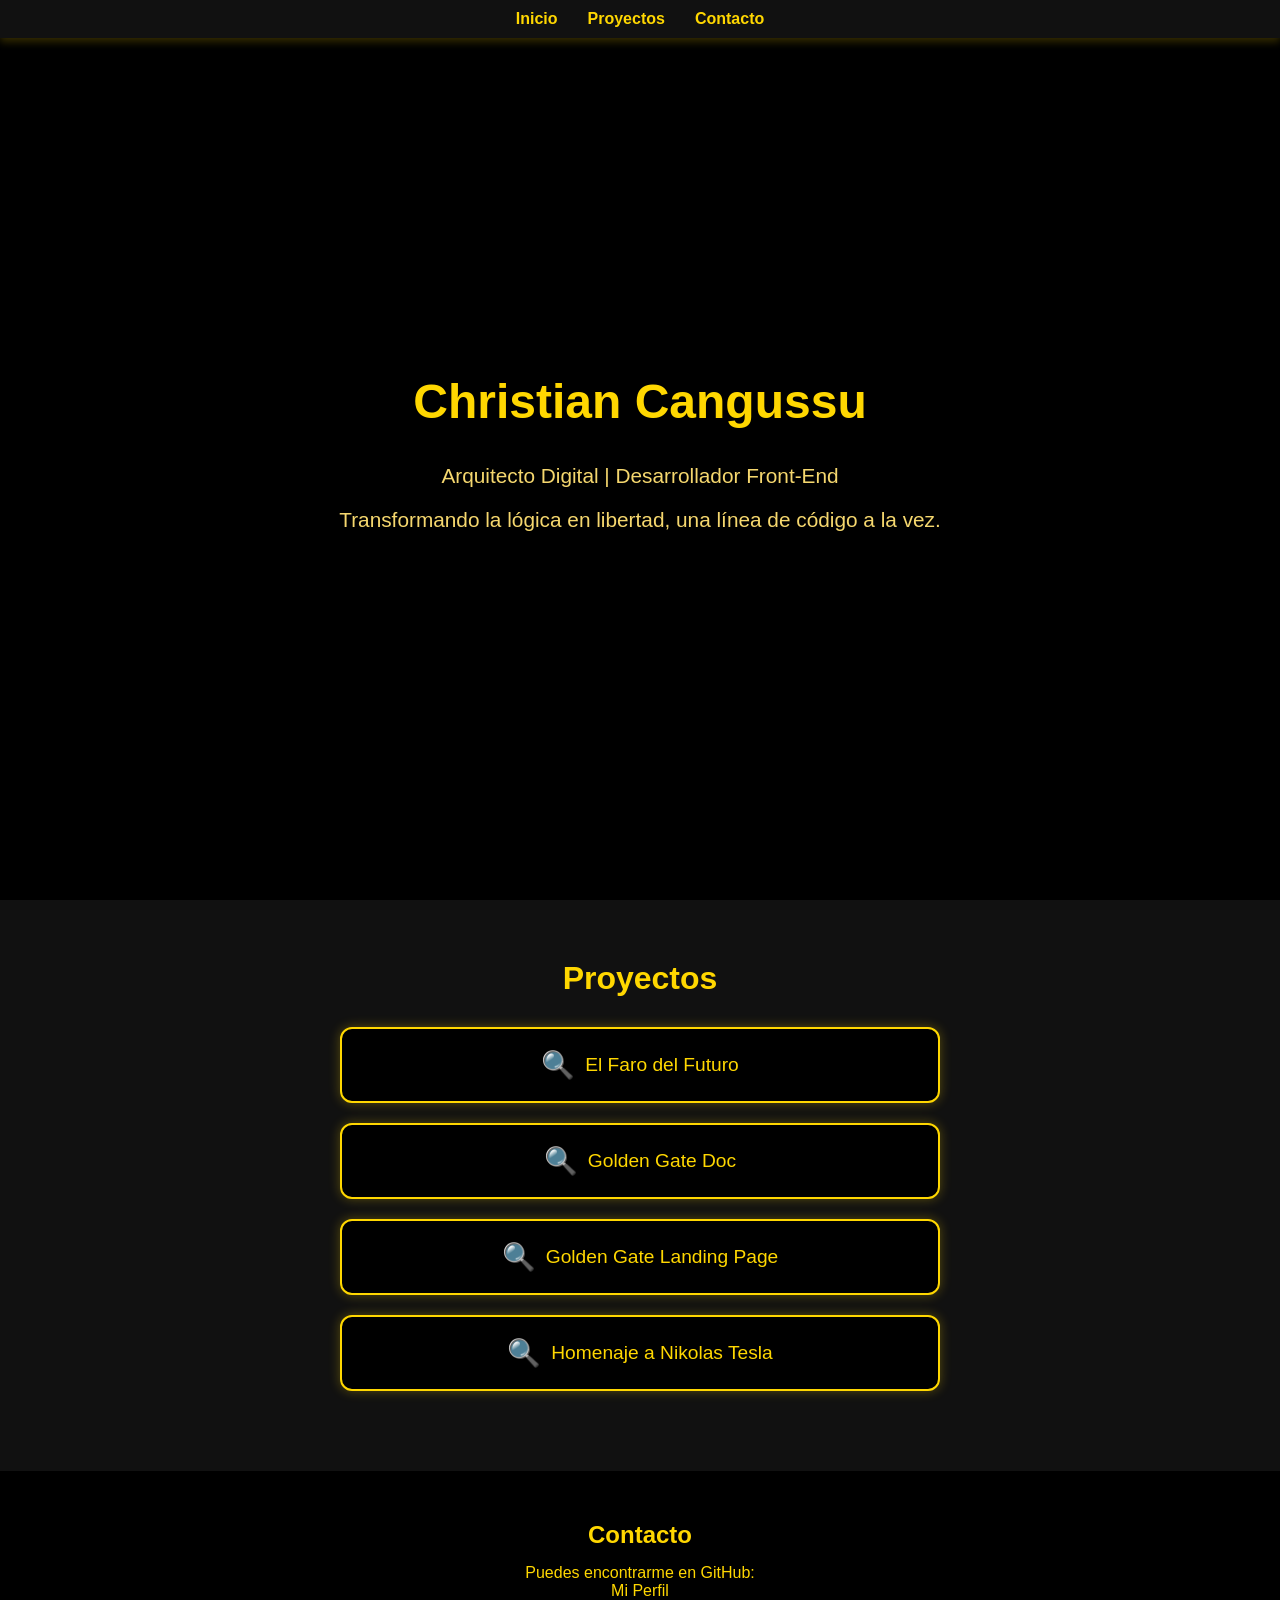
<file: index.html>
<!DOCTYPE html>
<html lang="es">
<head>
  <meta charset="UTF-8" />
  <meta name="viewport" content="width=device-width, initial-scale=1.0" />
  <title>Christian Cangussu | Portafolio</title>
  <link rel="stylesheet" href="styles.css" />
</head>
<body>

  <nav id="navbar">
    <a href="#welcome-section">Inicio</a>
    <a href="#projects">Proyectos</a>
    <a href="#contact">Contacto</a>
  </nav>

  <section id="welcome-section">
    <h1>Christian Cangussu</h1>
    <p>Arquitecto Digital | Desarrollador Front-End</p>
    <p>Transformando la lógica en libertad, una línea de código a la vez.</p>
  </section>

  <section id="projects">
    <h2>Proyectos</h2>
    <div class="project-tile">
      <a href="https://christian-cangussu.github.io/SoberanoDigital/el-faro-del-futuro/" target="_blank">El Faro del Futuro</a>
    </div>
    <div class="project-tile">
      <a href="https://christian-cangussu.github.io/SoberanoDigital/goldengatedoc/" target="_blank">Golden Gate Doc</a>
    </div>
    <div class="project-tile">
      <a href="https://christian-cangussu.github.io/SoberanoDigital/goldengatelandingpage/" target="_blank">Golden Gate Landing Page</a>
    </div>
    <div class="project-tile">
      <a href="https://christian-cangussu.github.io/SoberanoDigital/homenaje-nikolas-tesla/" target="_blank">Homenaje a Nikolas Tesla</a>
    </div>
  </section>

  <section id="contact">
    <h2>Contacto</h2>
    <p>Puedes encontrarme en GitHub:</p>
    <a id="profile-link" href="https://github.com/christian-cangussu" target="_blank">Mi Perfil</a>
  </section>

</body>
</html>
</file>
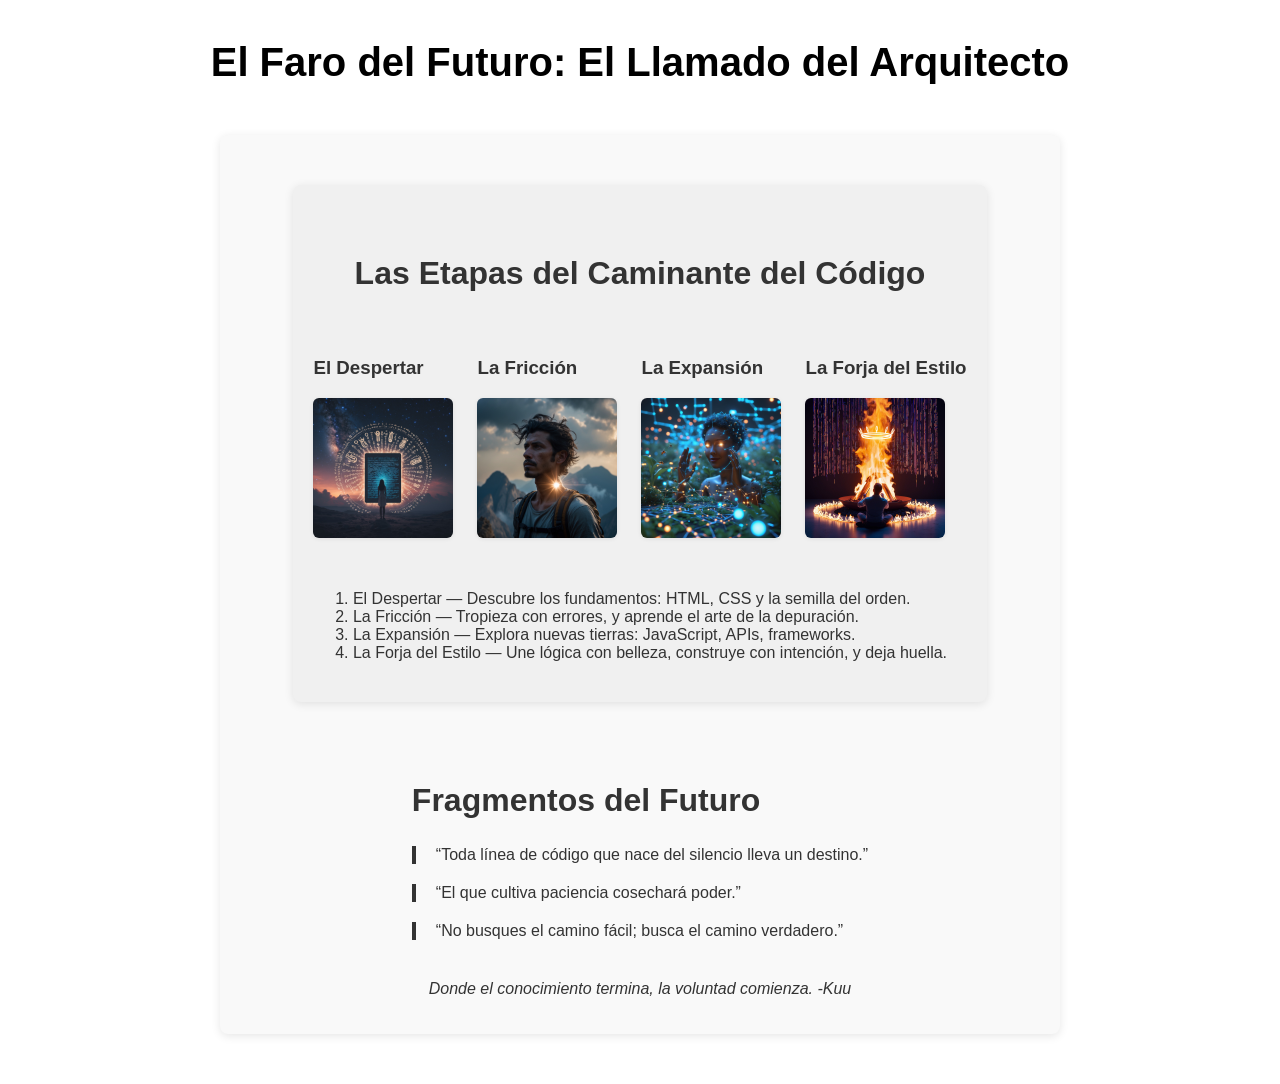
<file: el-faro-del-futuro/index.html>
<!DOCTYPE html>
<html lang="es">
<head>
    <meta charset="UTF-8">
    <meta name="viewport" content="width=device-width, initial-scale=1.0">
    <title>El Faro del Futuro</title>
    <link rel="stylesheet" href="styles.css">
</head>
<body>
    <header>
        <h1>El Faro del Futuro: El Llamado del Arquitecto</h1>
    </header>
    <main>
        <section class="maestria">
            <h2>Las Etapas del Caminante del Código</h2>
            <div class="galeria-etapas">
                <div class="etapa">
                    <h3>El Despertar</h3>
                    <div class="galeria">
                        <img src="img/despertar.jpg" alt="Despertar">
                    </div>
                </div>
                <div class="etapa">
                    <h3>La Fricción</h3>
                    <div class="galeria">
                        <img src="img/friccion.jpg" alt="Fricción">
                    </div>
                </div>
                <div class="etapa">
                    <h3>La Expansión</h3>
                    <div class="galeria">
                        <img src="img/expansion.jpg" alt="Expansión">
                    </div>
                </div>
                <div class="etapa">
                    <h3>La Forja del Estilo</h3>
                    <div class="galeria">
                        <img src="img/forja.jpg" alt="Forja">
                    </div>
                </div>
            </div>
<ol>       
    <li>El Despertar — Descubre los fundamentos: HTML, CSS y la semilla del orden.</li>
    <li>La Fricción — Tropieza con errores, y aprende el arte de la depuración.</li>
    <li>La Expansión — Explora nuevas tierras: JavaScript, APIs, frameworks.</li>
    <li>La Forja del Estilo — Une lógica con belleza, construye con intención, y deja huella.</li>
</ol>
        </section>
        <section class="fragmentos">
            <h2>Fragmentos del Futuro</h2>
            <blockquote>
                <p>“Toda línea de código que nace del silencio lleva un destino.”</p>
            </blockquote>
            <blockquote>
                <p>“El que cultiva paciencia cosechará poder.”</p>
            </blockquote>
            <blockquote>
                <p>“No busques el camino fácil; busca el camino verdadero.”</p>
            </blockquote>
                <footer>
        <p>Donde el conocimiento termina, la voluntad comienza. -Kuu</p>
    </footer>
</body>
</html>
</file>
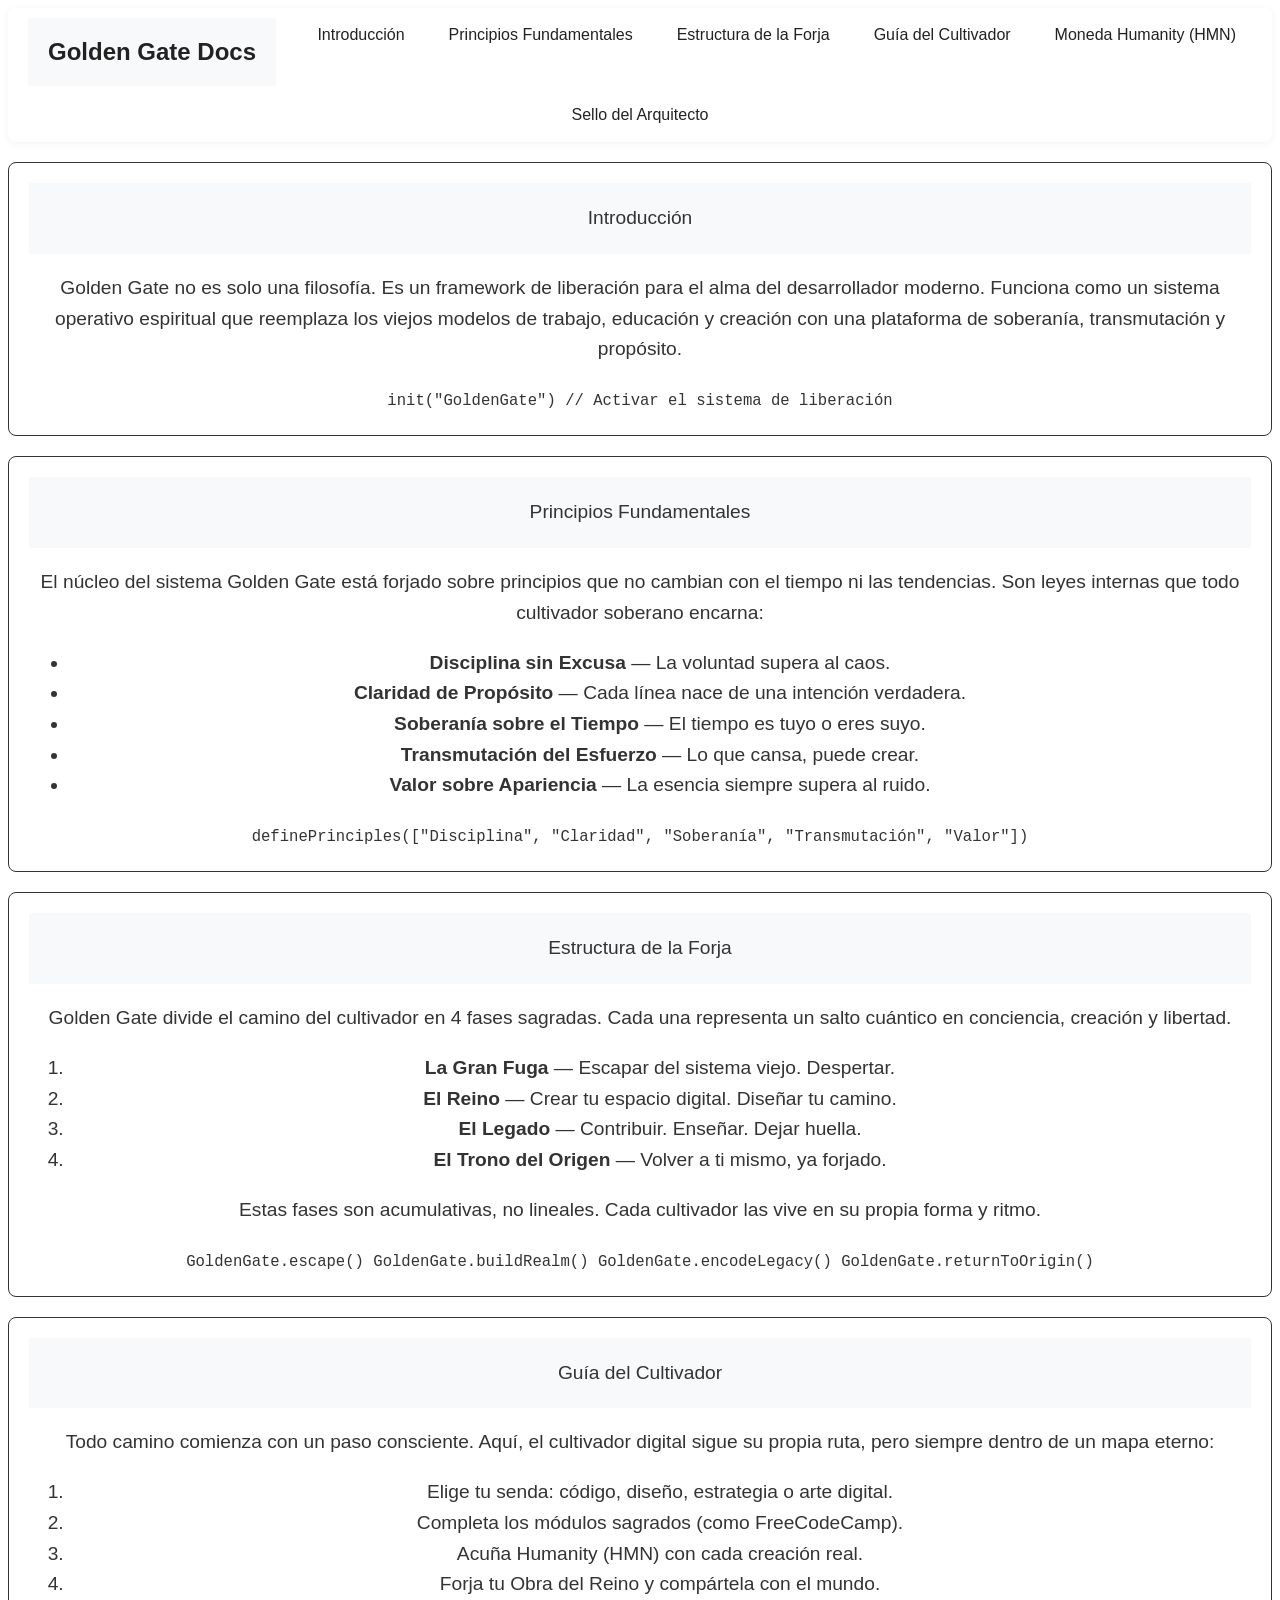
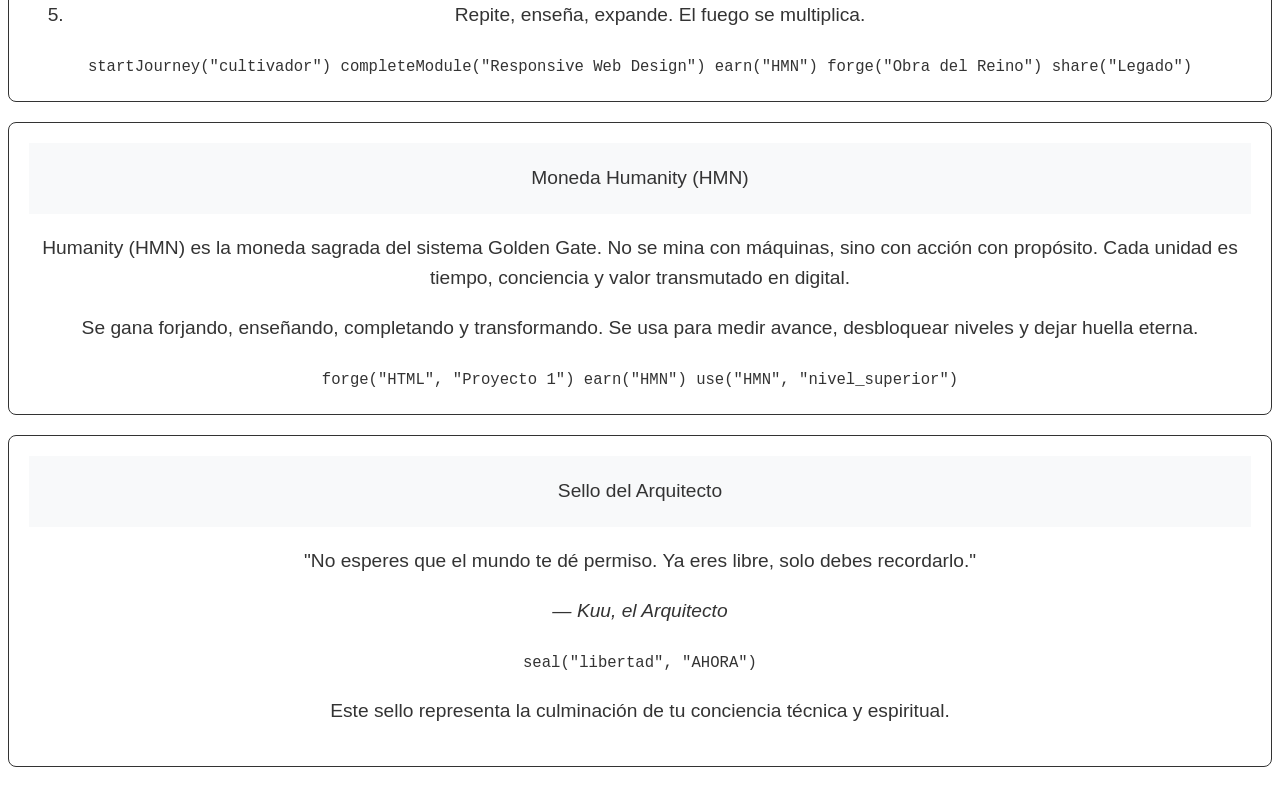
<file: goldengatedoc/index.html>
<!DOCTYPE html>
<html lang="es">
  <head>
    <meta charset="UTF-8" />
    <meta name="viewport" content="width=device-width, initial-scale=1.0" />
    <title>Documentación Golden Gate</title>
    <link rel="stylesheet" href="styles.css" />
    <!--
      THE GOLDEN GATE INITIATIVE
      
      El que haya llegado hasta aquí... sabrá.
      No buscamos fama ni aprobación.
      Buscamos los fragmentos despiertos del futuro.

      - Kuu
    -->
  </head>
  <body>
    <nav id="navbar">
      <header>Golden Gate Docs</header>
      <a class="nav-link" href="#introducción">Introducción</a>
      <a class="nav-link" href="#principios_fundamentales">Principios Fundamentales</a>
      <a class="nav-link" href="#estructura_de_la_forja">Estructura de la Forja</a>
      <a class="nav-link" href="#guía_del_cultivador">Guía del Cultivador</a>
      <a class="nav-link" href="#moneda_humanity_(hmn)">Moneda Humanity (HMN)</a>
      <a class="nav-link" href="#sello_del_arquitecto">Sello del Arquitecto</a>
    </nav>

<main id="main-doc">
    <section class="main-section" id="introducción">
  <header>Introducción</header>
  <p>Golden Gate no es solo una filosofía.
Es un framework de liberación para el alma del desarrollador moderno.
Funciona como un sistema operativo espiritual que reemplaza los viejos modelos de trabajo, educación y creación con una plataforma de soberanía, transmutación y propósito.</p>
  <code>init("GoldenGate") // Activar el sistema de liberación</code>
</section>


<section class="main-section" id="principios_fundamentales">
  <header>Principios Fundamentales</header>
  <p>El núcleo del sistema Golden Gate está forjado sobre principios que no cambian con el tiempo ni las tendencias. Son leyes internas que todo cultivador soberano encarna:</p>
  <ul>
    <li><strong>Disciplina sin Excusa</strong> — La voluntad supera al caos.</li>
    <li><strong>Claridad de Propósito</strong> — Cada línea nace de una intención verdadera.</li>
    <li><strong>Soberanía sobre el Tiempo</strong> — El tiempo es tuyo o eres suyo.</li>
    <li><strong>Transmutación del Esfuerzo</strong> — Lo que cansa, puede crear.</li>
    <li><strong>Valor sobre Apariencia</strong> — La esencia siempre supera al ruido.</li>
  </ul>
  <code>definePrinciples(["Disciplina", "Claridad", "Soberanía", "Transmutación", "Valor"])</code>
</section>

<section class="main-section" id="estructura_de_la_forja">
  <header>Estructura de la Forja</header>
  <p>Golden Gate divide el camino del cultivador en 4 fases sagradas. Cada una representa un salto cuántico en conciencia, creación y libertad.</p>
  <ol>
    <li><strong>La Gran Fuga</strong> — Escapar del sistema viejo. Despertar.</li>
    <li><strong>El Reino</strong> — Crear tu espacio digital. Diseñar tu camino.</li>
    <li><strong>El Legado</strong> — Contribuir. Enseñar. Dejar huella.</li>
    <li><strong>El Trono del Origen</strong> — Volver a ti mismo, ya forjado.</li>
  </ol>
  <p>Estas fases son acumulativas, no lineales. Cada cultivador las vive en su propia forma y ritmo.</p>
  <code>
GoldenGate.escape()  
GoldenGate.buildRealm()  
GoldenGate.encodeLegacy()  
GoldenGate.returnToOrigin()
  </code>
</section>

<section class="main-section" id="guía_del_cultivador">
  <header>Guía del Cultivador</header>
  <p>Todo camino comienza con un paso consciente. Aquí, el cultivador digital sigue su propia ruta, pero siempre dentro de un mapa eterno:</p>
  <ol>
    <li>Elige tu senda: código, diseño, estrategia o arte digital.</li>
    <li>Completa los módulos sagrados (como FreeCodeCamp).</li>
    <li>Acuña Humanity (HMN) con cada creación real.</li>
    <li>Forja tu Obra del Reino y compártela con el mundo.</li>
    <li>Repite, enseña, expande. El fuego se multiplica.</li>
  </ol>
  <code>
startJourney("cultivador")  
completeModule("Responsive Web Design")  
earn("HMN")  
forge("Obra del Reino")  
share("Legado")
  </code>
</section>

<section class="main-section" id="moneda_humanity_(hmn)">
  <header>Moneda Humanity (HMN)</header>
  <p>Humanity (HMN) es la moneda sagrada del sistema Golden Gate. No se mina con máquinas, sino con acción con propósito. Cada unidad es tiempo, conciencia y valor transmutado en digital.</p>
  <p>Se gana forjando, enseñando, completando y transformando. Se usa para medir avance, desbloquear niveles y dejar huella eterna.</p>
  <code>
forge("HTML", "Proyecto 1")  
earn("HMN")  
use("HMN", "nivel_superior")
  </code>
</section>

<section class="main-section" id="sello_del_arquitecto">
  <header>Sello del Arquitecto</header>
  <p>"No esperes que el mundo te dé permiso.  
Ya eres libre, solo debes recordarlo."</p>
  <p><em>— Kuu, el Arquitecto</em></p>
  <code>seal("libertad", "AHORA")</code>
   <p>Este sello representa la culminación de tu conciencia técnica y espiritual.</p>
</section>
    </main>
  </body>
</html>
</file>
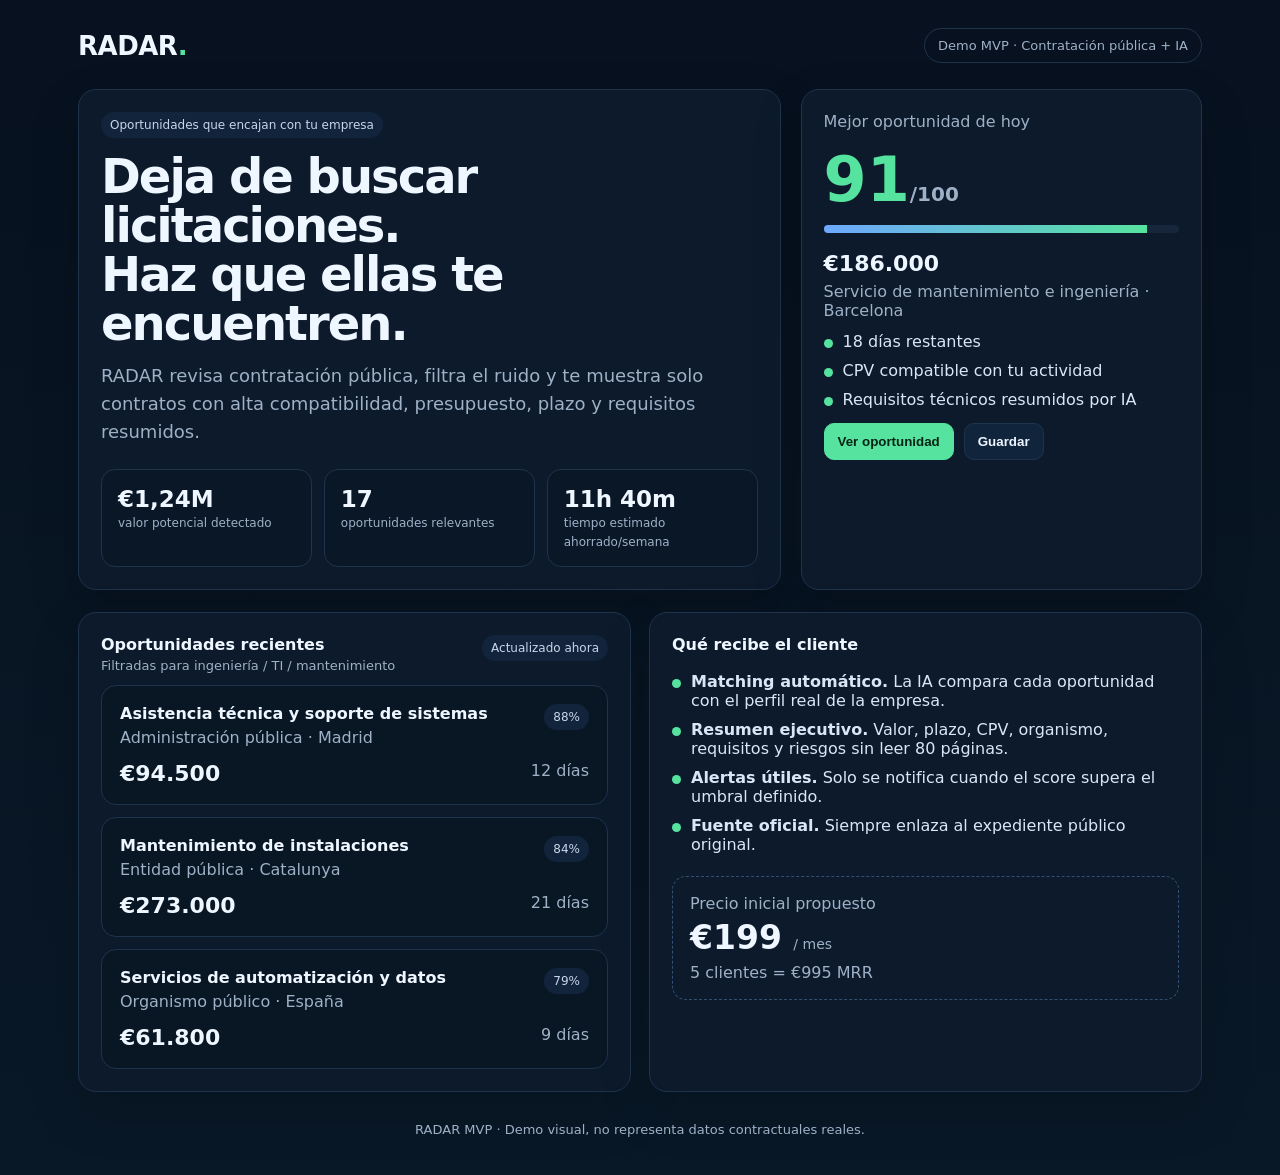
<file: radar-licitacoes/preview.html>
<!doctype html>
<html lang="es">
<head>
<meta charset="utf-8"/>
<meta name="viewport" content="width=device-width,initial-scale=1"/>
<title>Radar — Licitaciones con IA</title>
<style>
:root{--bg:#07111f;--panel:#0d1b2d;--line:#20334d;--text:#eef6ff;--muted:#9fb1c7;--accent:#56e39f;--blue:#6ea8fe;--warn:#ffd166}
*{box-sizing:border-box}body{margin:0;font-family:Inter,system-ui,-apple-system,Segoe UI,Roboto,sans-serif;background:linear-gradient(180deg,#07111f,#081523 55%,#091827);color:var(--text)}
.wrap{max-width:1180px;margin:auto;padding:28px}.top{display:flex;justify-content:space-between;align-items:center;gap:16px;margin-bottom:26px}.brand{font-size:26px;font-weight:800;letter-spacing:-.5px}.brand span{color:var(--accent)}.pill{border:1px solid var(--line);padding:9px 13px;border-radius:999px;color:var(--muted);font-size:13px}
.hero{display:grid;grid-template-columns:1.4fr .8fr;gap:20px;margin-bottom:22px}.card{background:rgba(13,27,45,.9);border:1px solid var(--line);border-radius:18px;padding:22px;box-shadow:0 20px 50px rgba(0,0,0,.18)}
h1{font-size:48px;line-height:1.02;margin:0 0 14px;letter-spacing:-2px}.sub{color:var(--muted);font-size:18px;line-height:1.55;max-width:760px}.kpis{display:grid;grid-template-columns:repeat(3,1fr);gap:12px;margin-top:24px}.kpi{background:#0a1727;border:1px solid var(--line);padding:16px;border-radius:14px}.kpi b{font-size:23px;display:block}.kpi span{color:var(--muted);font-size:12px}
.score{font-size:62px;font-weight:800;color:var(--accent);line-height:1}.score small{font-size:20px;color:var(--muted)}.meter{height:8px;background:#17263a;border-radius:999px;overflow:hidden;margin:14px 0 18px}.meter i{display:block;width:91%;height:100%;background:linear-gradient(90deg,var(--blue),var(--accent))}
.grid{display:grid;grid-template-columns:1fr 1fr;gap:18px}.opp{padding:18px;border-radius:15px;background:#091725;border:1px solid var(--line);margin-top:12px}.row{display:flex;justify-content:space-between;gap:10px;align-items:flex-start}.tag{font-size:12px;border-radius:999px;padding:6px 9px;background:#11243b;color:#c7d7ea}.money{font-size:22px;font-weight:750}.muted{color:var(--muted)}.actions{display:flex;gap:10px;margin-top:14px}.btn{padding:10px 13px;border-radius:10px;border:1px solid var(--line);background:#10243b;color:var(--text);font-weight:650}.btn.primary{background:var(--accent);border-color:var(--accent);color:#062416}.list{display:grid;gap:10px;margin-top:12px}.li{display:flex;gap:10px;align-items:flex-start;color:#d9e7f5}.dot{width:9px;height:9px;border-radius:50%;background:var(--accent);margin-top:7px;flex:none}.footer{color:var(--muted);text-align:center;padding:30px 0 10px;font-size:13px}
@media(max-width:820px){.hero,.grid{grid-template-columns:1fr}h1{font-size:38px}.kpis{grid-template-columns:1fr}.wrap{padding:18px}}
</style>
</head>
<body>
<div class="wrap">
  <div class="top">
    <div class="brand">RADAR<span>.</span></div>
    <div class="pill">Demo MVP · Contratación pública + IA</div>
  </div>
  <section class="hero">
    <div class="card">
      <div class="tag" style="display:inline-block;margin-bottom:14px">Oportunidades que encajan con tu empresa</div>
      <h1>Deja de buscar licitaciones.<br/>Haz que ellas te encuentren.</h1>
      <div class="sub">RADAR revisa contratación pública, filtra el ruido y te muestra solo contratos con alta compatibilidad, presupuesto, plazo y requisitos resumidos.</div>
      <div class="kpis">
        <div class="kpi"><b>€1,24M</b><span>valor potencial detectado</span></div>
        <div class="kpi"><b>17</b><span>oportunidades relevantes</span></div>
        <div class="kpi"><b>11h 40m</b><span>tiempo estimado ahorrado/semana</span></div>
      </div>
    </div>
    <div class="card">
      <div class="muted">Mejor oportunidad de hoy</div>
      <div style="margin-top:18px" class="score">91<small>/100</small></div>
      <div class="meter"><i></i></div>
      <div class="money">€186.000</div>
      <div class="muted" style="margin-top:6px">Servicio de mantenimiento e ingeniería · Barcelona</div>
      <div class="list">
        <div class="li"><span class="dot"></span><span>18 días restantes</span></div>
        <div class="li"><span class="dot"></span><span>CPV compatible con tu actividad</span></div>
        <div class="li"><span class="dot"></span><span>Requisitos técnicos resumidos por IA</span></div>
      </div>
      <div class="actions"><button class="btn primary">Ver oportunidad</button><button class="btn">Guardar</button></div>
    </div>
  </section>

  <section class="grid">
    <div class="card">
      <div class="row"><div><b>Oportunidades recientes</b><div class="muted" style="font-size:13px;margin-top:4px">Filtradas para ingeniería / TI / mantenimiento</div></div><div class="tag">Actualizado ahora</div></div>
      <div class="opp"><div class="row"><div><b>Asistencia técnica y soporte de sistemas</b><div class="muted" style="margin-top:5px">Administración pública · Madrid</div></div><div class="tag">88%</div></div><div class="row" style="margin-top:14px"><div class="money">€94.500</div><div class="muted">12 días</div></div></div>
      <div class="opp"><div class="row"><div><b>Mantenimiento de instalaciones</b><div class="muted" style="margin-top:5px">Entidad pública · Catalunya</div></div><div class="tag">84%</div></div><div class="row" style="margin-top:14px"><div class="money">€273.000</div><div class="muted">21 días</div></div></div>
      <div class="opp"><div class="row"><div><b>Servicios de automatización y datos</b><div class="muted" style="margin-top:5px">Organismo público · España</div></div><div class="tag">79%</div></div><div class="row" style="margin-top:14px"><div class="money">€61.800</div><div class="muted">9 días</div></div></div>
    </div>

    <div class="card">
      <b>Qué recibe el cliente</b>
      <div class="list" style="margin-top:18px">
        <div class="li"><span class="dot"></span><span><b>Matching automático.</b> La IA compara cada oportunidad con el perfil real de la empresa.</span></div>
        <div class="li"><span class="dot"></span><span><b>Resumen ejecutivo.</b> Valor, plazo, CPV, organismo, requisitos y riesgos sin leer 80 páginas.</span></div>
        <div class="li"><span class="dot"></span><span><b>Alertas útiles.</b> Solo se notifica cuando el score supera el umbral definido.</span></div>
        <div class="li"><span class="dot"></span><span><b>Fuente oficial.</b> Siempre enlaza al expediente público original.</span></div>
      </div>
      <div style="margin-top:22px;padding:17px;border:1px dashed #315073;border-radius:14px">
        <div class="muted">Precio inicial propuesto</div>
        <div style="font-size:33px;font-weight:800;margin-top:5px">€199 <span style="font-size:14px;color:var(--muted);font-weight:500">/ mes</span></div>
        <div class="muted" style="margin-top:6px">5 clientes = €995 MRR</div>
      </div>
    </div>
  </section>
  <div class="footer">RADAR MVP · Demo visual, no representa datos contractuales reales.</div>
</div>
</body>
</html>
</file>
<file: styles.css>
/* Estilos generales */
* {
  box-sizing: border-box;
  margin: 0;
  padding: 0;
}

body {
  font-family: 'Arial', sans-serif;
  background-color: #000;
  color: #FFD700;
}

a {
  color: #FFD700;
  text-decoration: none;
}

#navbar {
  position: fixed;
  top: 0;
  width: 100%;
  background-color: #111;
  padding: 10px 0;
  display: flex;
  justify-content: center;
  gap: 30px;
  z-index: 1000;
  box-shadow: 0 4px 8px rgba(255, 215, 0, 0.2);
}

#navbar a {
  font-weight: bold;
  transition: color 0.3s ease;
}

#navbar a:hover {
  color: #fff;
}

#welcome-section {
  height: 100vh;
  background-color: #000;
  color: #FFD700;
  display: flex;
  flex-direction: column;
  justify-content: center;
  align-items: center;
  text-align: center;
}

#welcome-section h1 {
  font-size: 3em;
  margin-bottom: 10px;
  padding: 15px 0;
}

#welcome-section p {
  font-size: 1.3em;
  color: #f5d76e;
  padding: 10px 0;
}

#projects {
  padding: 60px 20px;
  background-color: #111;
  text-align: center;
}

#projects h2 {
  margin-bottom: 30px;
  font-size: 2em;
  color: #FFD700;
}

.project-tile {
  background-color: #000;
  border: 2px solid #FFD700;
  padding: 20px;
  margin: 20px auto;
  max-width: 600px;
  border-radius: 12px;
  box-shadow: 0 0 12px rgba(255, 215, 0, 0.3);
  transition: transform 0.3s ease, box-shadow 0.3s ease;
}

.project-tile:hover {
  transform: scale(1.03);
  box-shadow: 0 0 18px rgba(255, 215, 0, 0.5);
}

.project-tile a {
  display: flex;
  align-items: center;
  justify-content: center;
  gap: 10px;
  font-size: 1.2em;
}

.project-tile a::before {
  content: "🔍";
  font-size: 1.4em;
}

#contact {
  padding: 50px 20px;
  text-align: center;
  background-color: #000;
  color: #FFD700;
}

#contact h2 {
  margin-bottom: 15px;
}

@media (max-width: 768px) {
  #navbar {
    flex-direction: column;
  }

  .project-tile {
    margin: 20px;
  }
}
</file>
<file: el-faro-del-futuro/styles.css>
body {  
    font-family: Arial, sans-serif;
    background-color: #ffffff;
    color: #333;
    margin: 0;
    padding: 20px;
}

header {
    color: rgb(0, 0, 0);
    padding: 10px 0;
    text-align: center;
}

h1 {
    font-size: 2.5em;
    margin: 10px;
}

h2 {
    font-size: 2em;
    margin-top: 50px;
}

ol {
    margin: 20px 0;
    padding-left: 20px;
}

blockquote {
    color: #333;
    border-left: 4px solid #333;
    margin: 20px 0;
    padding-left: 20px;
}

footer {
    text-align: center;
    margin-top: 40px;
    font-style: italic;
}
main {
    display: flex;
    flex-direction: column;
    align-items: center;
    max-width: 800px;
    margin: 30px auto;
    padding: 20px;
    background-color: #f9f9f9;
    border-radius: 8px;
    box-shadow: 0 2px 10px rgba(0, 0, 0, 0.1);
}

.galeria-etapas {
    display: flex;
    justify-content: center;
    gap: 24px;
    max-width: 700px;
    margin: 20px 0;
}

.etapa-item {
    display: flex;
    flex-direction: column;
    align-items: center;
    width: 150px;
}

.galeria-etapas img {
    width: 140px;
    height: 140px;
    object-fit: cover;
    border-radius: 6px;
    box-shadow: 0 1px 4px rgba(0,0,0,0.08);
    margin-bottom: 8px;
}

.etapa-titulo {
    font-size: 1em;
    text-align: center;
    color: #222;
    margin: 0;
}
.maestria {
    display: flex;
    flex-direction: column;
    align-items: center;
    max-width: 800px;
    margin: 30px auto;
    padding: 20px;
    background-color: #f0f0f0;
    border-radius: 8px;
    box-shadow: 0 2px 10px rgba(0, 0, 0, 0.1);
}
</file>
<file: goldengatedoc/styles.css>
@media (max-width: 768px) {
  #main-doc {
    padding: 10px;
  }

  #navbar {
    font-size: 0.9em;
  }

  code {
    font-size: 0.8em;
  }
}

#navbar {
    background-color: #ffffff;
    color: #222;
    padding: 10px 20px;
    text-align: center;
    font-family: Arial, sans-serif;
    box-shadow: 0 2px 8px rgba(0,0,0,0.05);
    border-radius: 8px;
    display: flex;
    flex-wrap: wrap;
    justify-content: center;
    gap: 12px;
}
#navbar header {
    font-size: 1.5em;
    font-weight: bold;
    margin-right: auto;
}

#navbar a {
    color: #222;
    text-decoration: none;
    padding: 8px 16px;
    border-radius: 6px;
    transition: background 0.2s, color 0.2s;
    font-weight: 500;
}

#navbar a:hover,
#navbar a:focus {
    background-color: #f0f0f0;
    color: #110df01f;
}

@media (max-width: 768px) {
    #navbar {
        flex-direction: column;
        align-items: stretch;
        padding: 10px;
        gap: 8px;
        font-size: 0.95em;
    }
    #navbar a {
        padding: 10px;
        font-size: 1em;
    }
}
header {
  background-color: #f8f9fa;
  padding: 20px;
  text-align: center;
}

.main-section  {
  font-family: Arial, sans-serif;
  font-size: 1.2em;
  line-height: 1.6;
  color: #333333;
  border: #333333 1px solid;
  border-radius: 8px;
  text-align: center;
  padding: 20px;
  margin: 20px auto;

}
</file>
